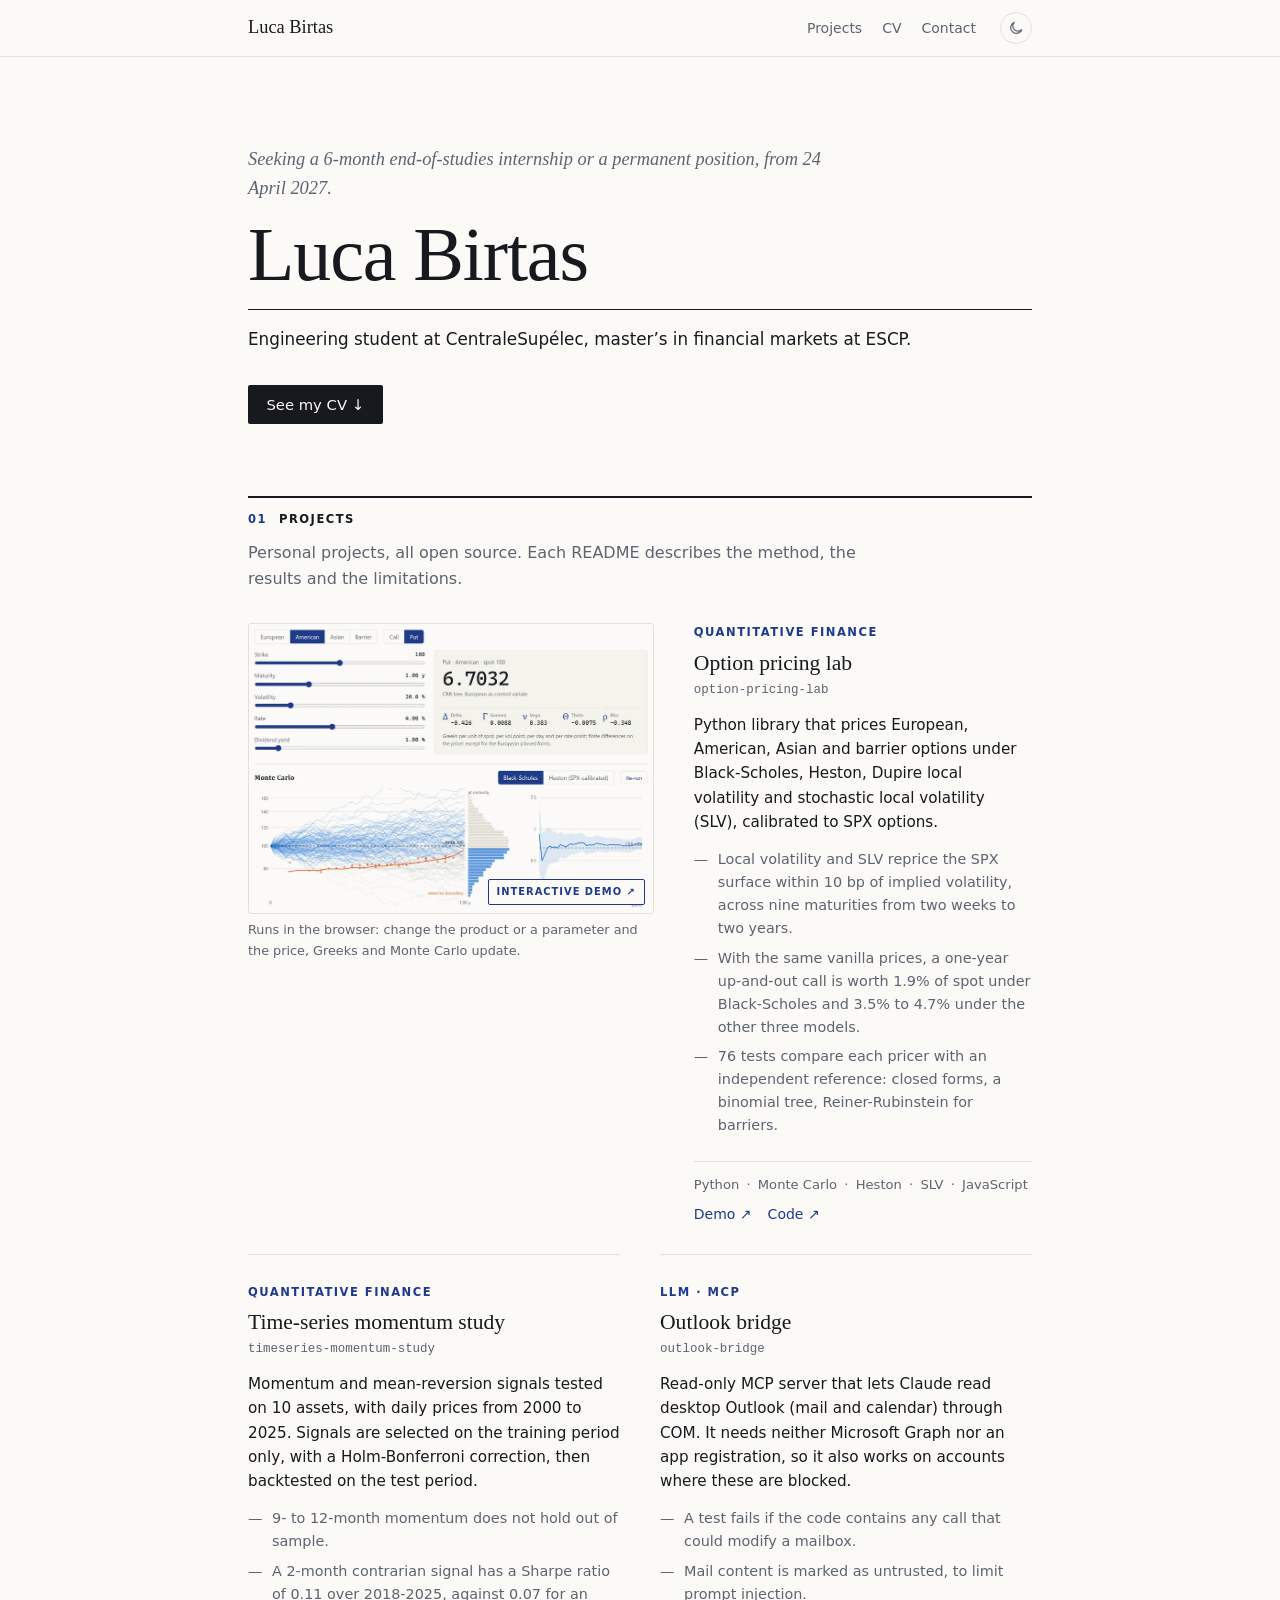
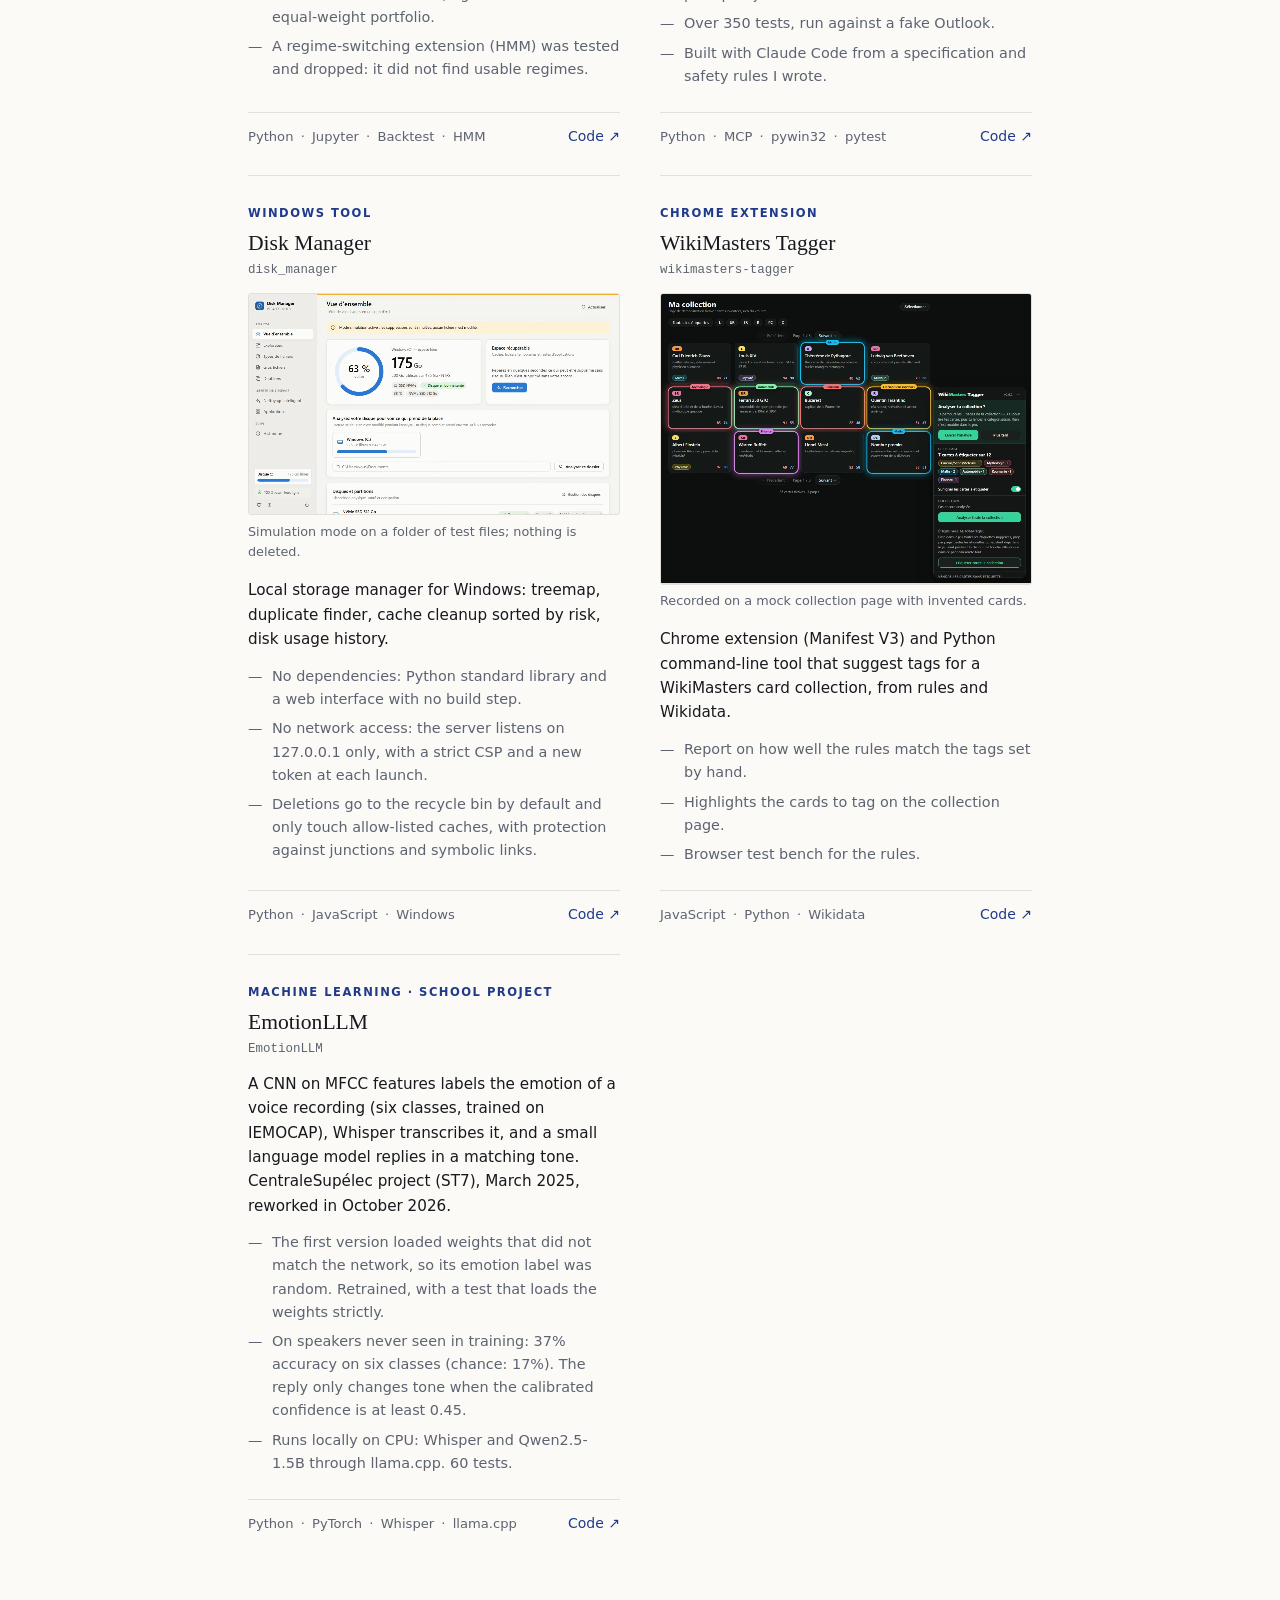
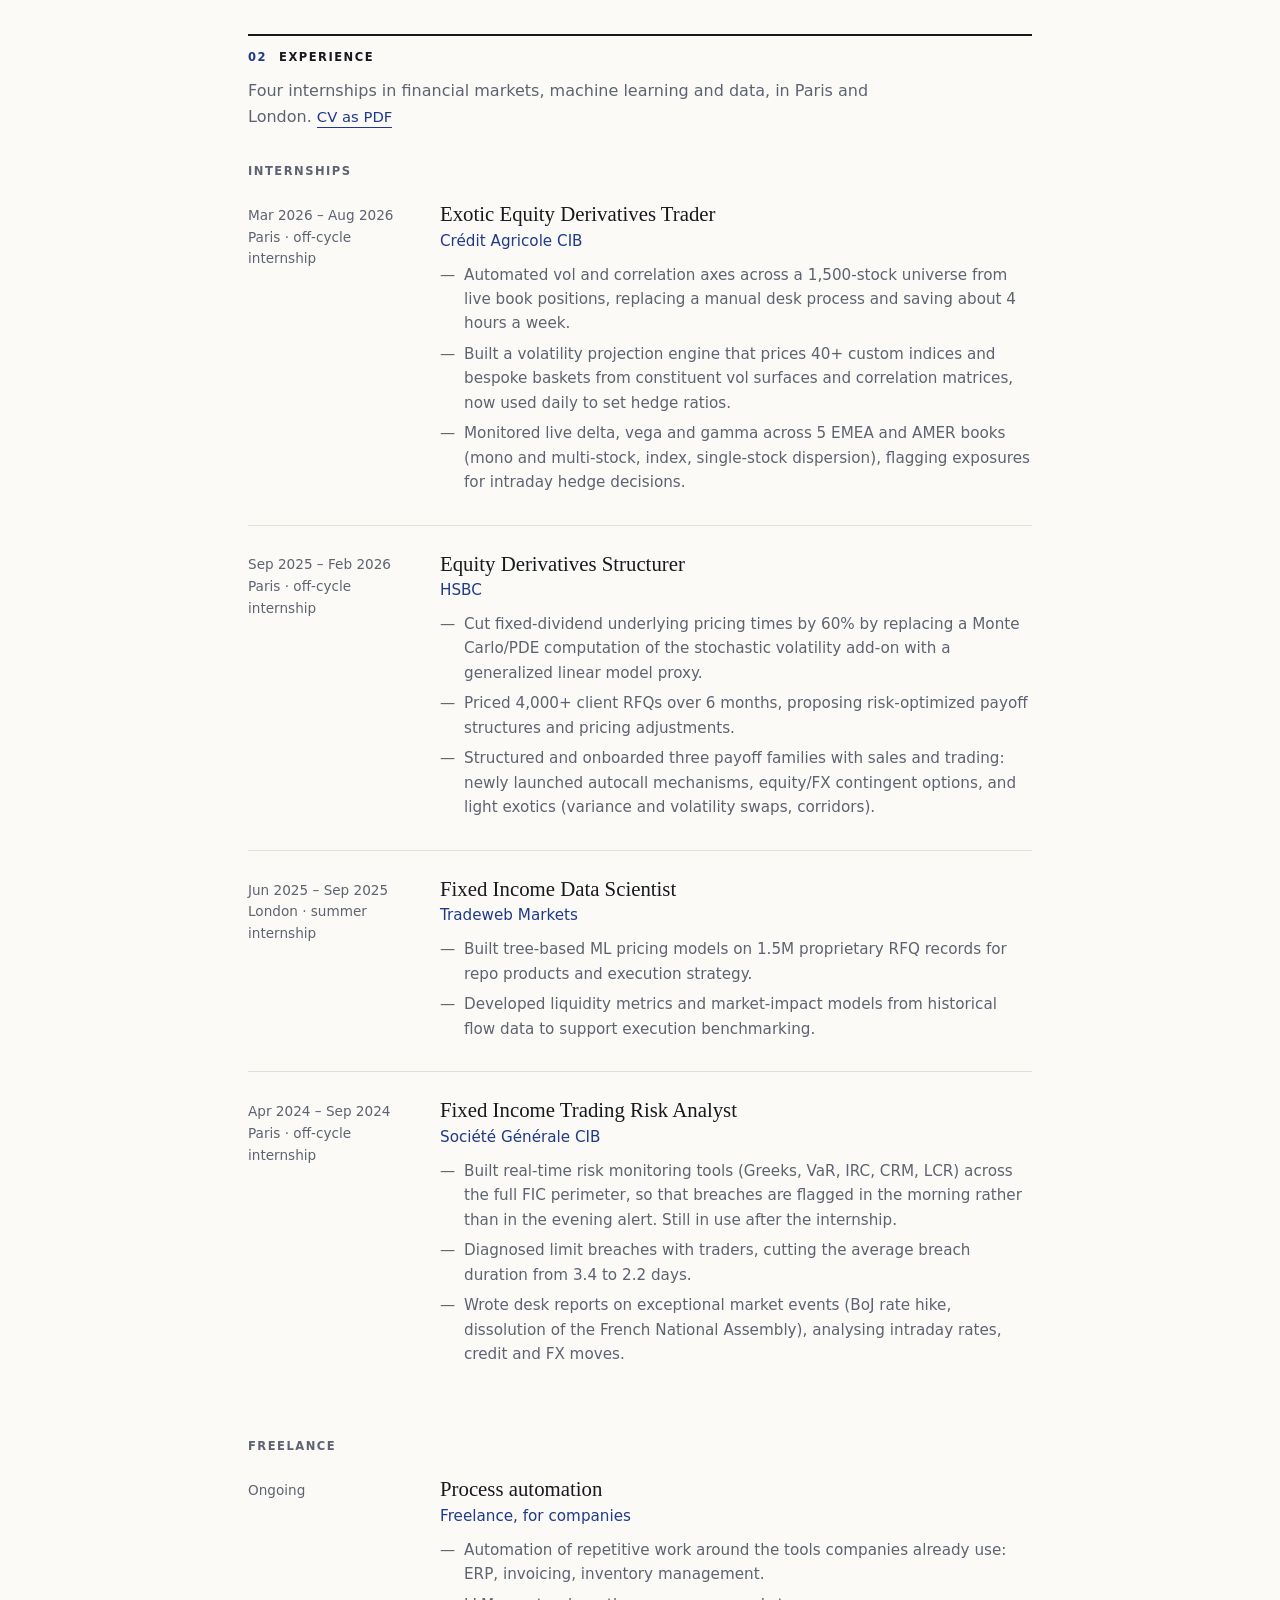
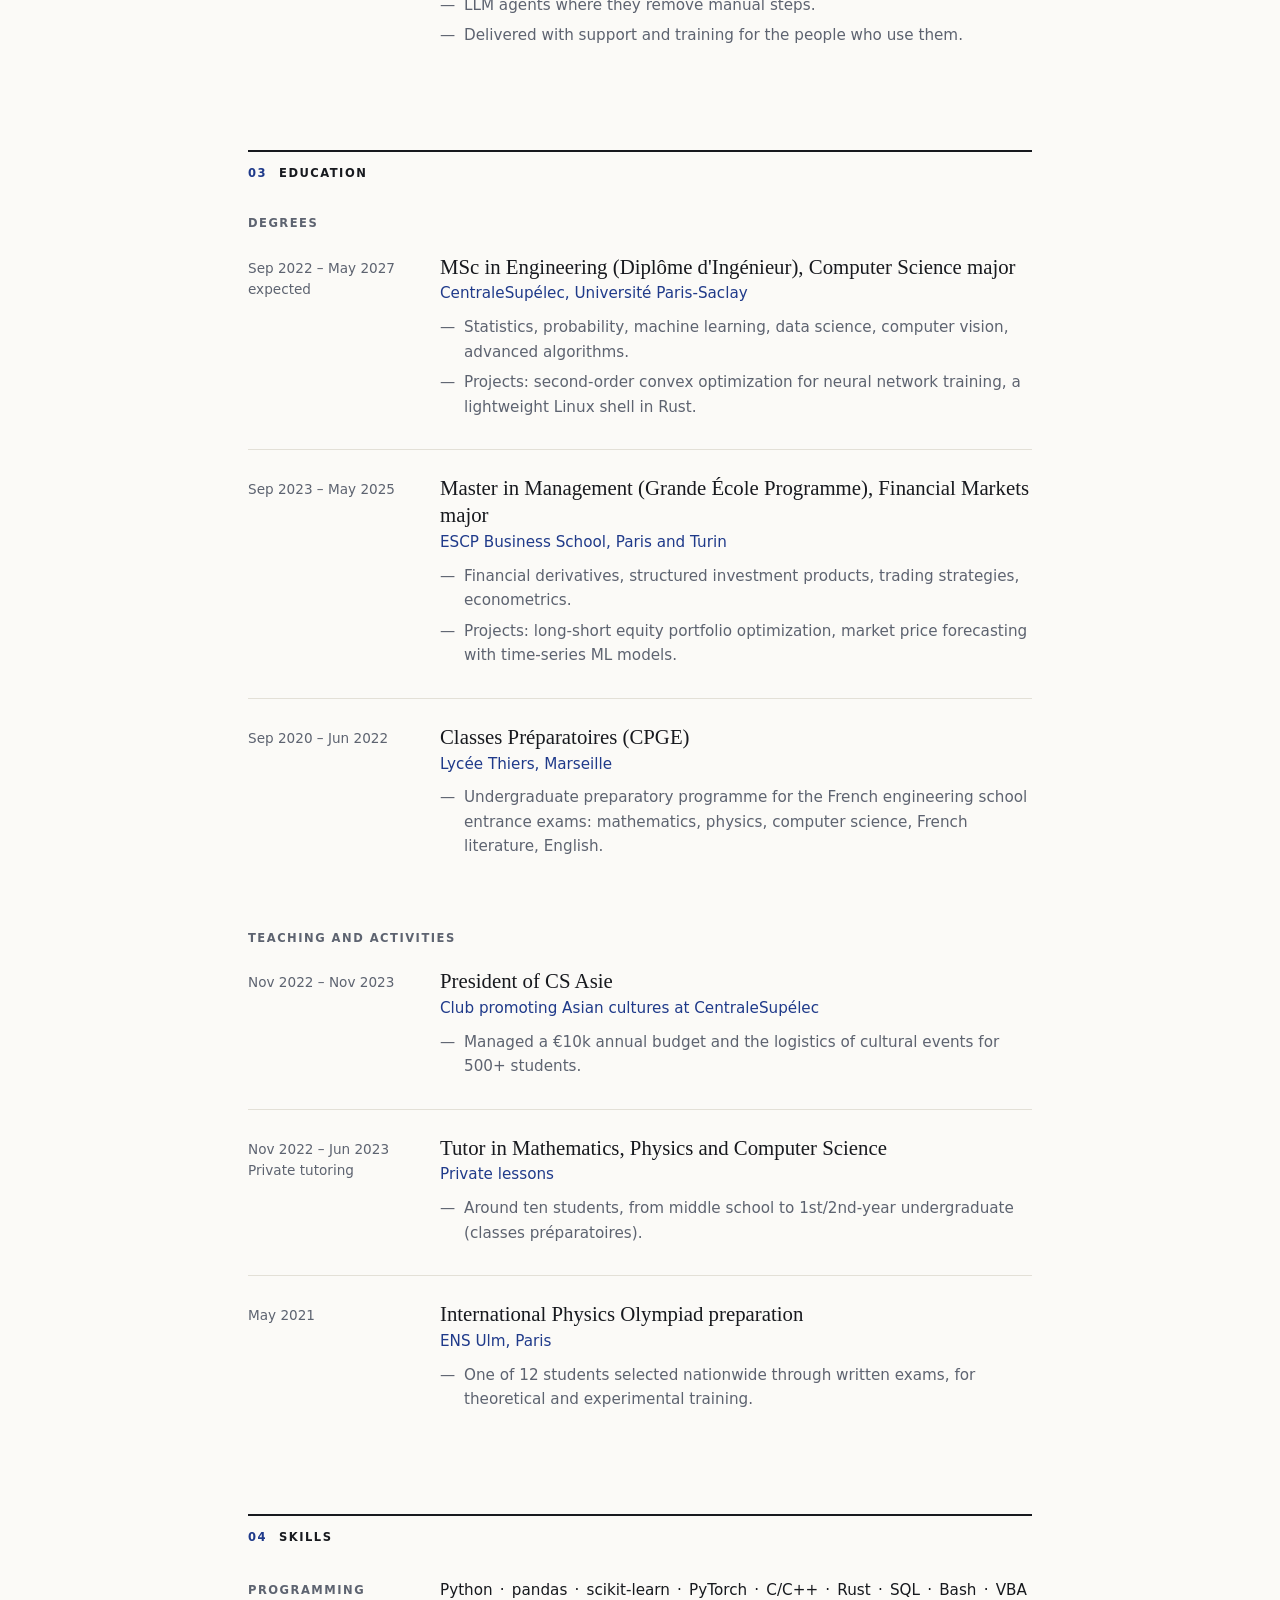
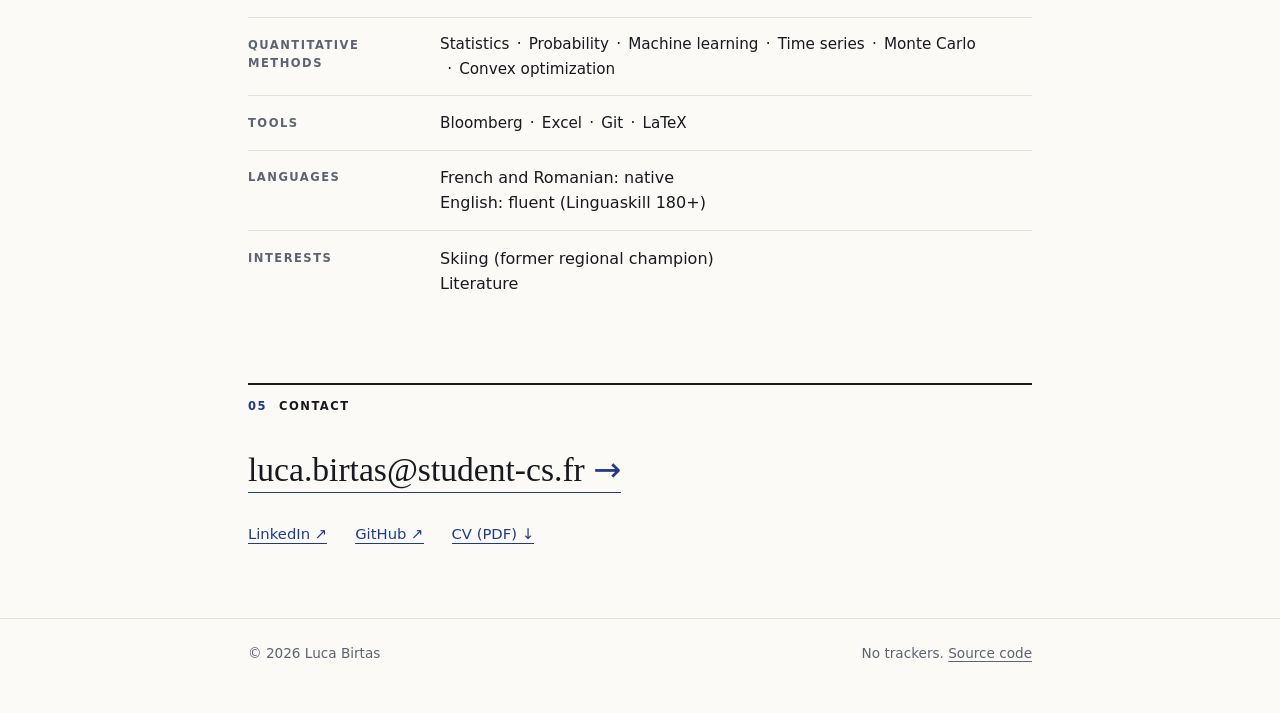
<file: index.html>
<!doctype html>
<html lang="en">
<head>
  <meta charset="utf-8">
  <meta name="viewport" content="width=device-width, initial-scale=1">
  <title>Luca Birtas · CentraleSupélec and ESCP, financial markets</title>
  <meta name="description" content="Luca Birtas, engineering student at CentraleSupélec with an ESCP master's in financial markets. Internships in equity derivatives and fixed income. Seeking an end-of-studies internship or a permanent position from April 2027.">
  <link rel="canonical" href="https://luca-cs.github.io/">
  <meta name="color-scheme" content="dark light">
  <meta name="theme-color" content="#12151b" media="(prefers-color-scheme: dark)">
  <meta name="theme-color" content="#fbfaf7" media="(prefers-color-scheme: light)">
  <script>
    // Theme chosen with the button on a previous visit, applied before the page is drawn.
    try { var t = localStorage.getItem("theme"); if (t === "light" || t === "dark") document.documentElement.dataset.theme = t; } catch (e) {}
  </script>

  <link rel="icon" href="/assets/img/favicon-32.png" sizes="32x32" type="image/png">
  <link rel="icon" href="/favicon.svg" type="image/svg+xml">
  <link rel="apple-touch-icon" href="/assets/img/apple-touch-icon.png">

  <!-- Link preview (LinkedIn, messaging apps) -->
  <meta property="og:type" content="profile">
  <meta property="og:locale" content="en_GB">
  <meta property="og:url" content="https://luca-cs.github.io/">
  <meta property="og:title" content="Luca Birtas · CentraleSupélec and ESCP, financial markets">
  <meta property="og:description" content="Internships in equity derivatives and fixed income (Crédit Agricole CIB, HSBC, Tradeweb, Société Générale CIB). Seeking an end-of-studies internship or a permanent position from April 2027.">
  <meta property="og:image" content="https://luca-cs.github.io/assets/img/og.png">
  <meta property="og:image:width" content="1200">
  <meta property="og:image:height" content="630">
  <meta property="og:image:alt" content="Luca Birtas, CentraleSupélec and ESCP, financial markets">
  <meta name="twitter:card" content="summary_large_image">

  <link rel="stylesheet" href="/assets/css/style.css">

  <script type="application/ld+json">
  {
    "@context": "https://schema.org",
    "@type": "Person",
    "name": "Luca Birtas",
    "url": "https://luca-cs.github.io/",
    "affiliation": [
      { "@type": "CollegeOrUniversity", "name": "CentraleSupélec" },
      { "@type": "CollegeOrUniversity", "name": "ESCP Business School" }
    ],
    "knowsLanguage": ["fr", "ro", "en"],
    "sameAs": ["https://github.com/Luca-CS", "https://www.linkedin.com/in/luca-birtas/"]
  }
  </script>
</head>
<body>
  <a class="skip-link" href="#content">Skip to content</a>

  <header class="site-header">
    <div class="container">
      <a class="brand" href="#top" aria-label="Luca Birtas, back to top">Luca Birtas</a>
      <nav class="site-nav" aria-label="Main navigation">
        <ul>
          <li><a href="#projects">Projects</a></li>
          <li><a href="#cv">CV</a></li>
          <li><a href="#contact">Contact</a></li>
        </ul>
      </nav>
      <!-- Hidden without JavaScript: the theme then simply follows the system. -->
      <button class="theme-toggle" type="button" aria-label="Switch theme" hidden>
        <svg class="icon-moon" viewBox="0 0 24 24" fill="none" stroke="currentColor" stroke-width="1.8" stroke-linecap="round" stroke-linejoin="round" aria-hidden="true"><path d="M20.5 14.5A8.5 8.5 0 1 1 9.5 3.5a7 7 0 0 0 11 11z"/></svg>
        <svg class="icon-sun" viewBox="0 0 24 24" fill="none" stroke="currentColor" stroke-width="1.8" stroke-linecap="round" aria-hidden="true"><circle cx="12" cy="12" r="4"/><path d="M12 2v2M12 20v2M4.9 4.9l1.4 1.4M17.7 17.7l1.4 1.4M2 12h2M20 12h2M4.9 19.1l1.4-1.4M17.7 6.3l1.4-1.4"/></svg>
      </button>
    </div>
  </header>

  <main id="content">
    <section class="hero" id="top" aria-labelledby="title">
      <div class="container">
        <p class="status">Seeking a 6-month end-of-studies internship or a permanent position, from 24 April 2027.</p>
        <h1 id="title">Luca Birtas</h1>
        <p class="lede">Engineering student at CentraleSupélec, master’s in financial markets at ESCP.</p>
        <div class="actions">
          <a class="btn" href="#cv">See my CV <span aria-hidden="true">↓</span></a>
        </div>
      </div>
    </section>

    <section class="section" id="projects" aria-labelledby="title-projects">
      <div class="container">
        <div class="section-head">
          <h2 id="title-projects"><span class="num" aria-hidden="true">01</span>Projects</h2>
          <p>Personal projects, all open source. Each README describes the method, the results and the limitations.</p>
        </div>

        <div class="projects">
          <article class="card card-wide">
            <p class="card-kind">Quantitative finance</p>
            <h3>Option pricing lab</h3>
            <p class="repo">option-pricing-lab</p>
            <figure class="card-demo">
              <a class="card-preview" href="https://luca-cs.github.io/option-pricing-lab/?product=american&amp;type=put">
                <img class="only-light" src="assets/demo/option-pricing-lab-light.webp" width="880" height="629" loading="lazy" decoding="async"
                     alt="Open the interactive pricing desk: an American put with its Greeks, simulated paths with the early-exercise boundary, and the Monte Carlo estimate converging to the tree price">
                <img class="only-dark" src="assets/demo/option-pricing-lab-dark.webp" width="880" height="629" loading="lazy" decoding="async"
                     alt="Open the interactive pricing desk: an American put with its Greeks, simulated paths with the early-exercise boundary, and the Monte Carlo estimate converging to the tree price">
                <span class="card-preview-badge" aria-hidden="true">Interactive demo ↗</span>
              </a>
              <figcaption>Runs in the browser: change the product or a parameter and the price, Greeks and Monte Carlo update.</figcaption>
            </figure>
            <p>Python library that prices European, American, Asian and barrier options under Black-Scholes, Heston, Dupire local volatility and stochastic local volatility (SLV), calibrated to SPX options.</p>
            <ul class="points">
              <li>Local volatility and SLV reprice the SPX surface within 10 bp of implied volatility, across nine maturities from two weeks to two years.</li>
              <li>With the same vanilla prices, a one-year up-and-out call is worth 1.9% of spot under Black-Scholes and 3.5% to 4.7% under the other three models.</li>
              <li>76 tests compare each pricer with an independent reference: closed forms, a binomial tree, Reiner-Rubinstein for barriers.</li>
            </ul>
            <div class="card-foot">
              <ul class="tags" aria-label="Technologies">
                <li>Python</li><li>Monte Carlo</li><li>Heston</li><li>SLV</li><li>JavaScript</li>
              </ul>
              <span class="card-links">
                <a class="card-link" href="https://luca-cs.github.io/option-pricing-lab/">Demo<span class="visually-hidden">: option pricing desk</span> ↗</a>
                <a class="card-link" href="https://github.com/Luca-CS/option-pricing-lab">Code<span class="visually-hidden"> for option-pricing-lab</span> ↗</a>
              </span>
            </div>
          </article>

          <article class="card">
            <p class="card-kind">Quantitative finance</p>
            <h3>Time-series momentum study</h3>
            <p class="repo">timeseries-momentum-study</p>
            <p>Momentum and mean-reversion signals tested on 10 assets, with daily prices from 2000 to 2025. Signals are selected on the training period only, with a Holm-Bonferroni correction, then backtested on the test period.</p>
            <ul class="points">
              <li>9- to 12-month momentum does not hold out of sample.</li>
              <li>A 2-month contrarian signal has a Sharpe ratio of 0.11 over 2018-2025, against 0.07 for an equal-weight portfolio.</li>
              <li>A regime-switching extension (HMM) was tested and dropped: it did not find usable regimes.</li>
            </ul>
            <div class="card-foot">
              <ul class="tags" aria-label="Technologies">
                <li>Python</li><li>Jupyter</li><li>Backtest</li><li>HMM</li>
              </ul>
              <a class="card-link" href="https://github.com/Luca-CS/timeseries-momentum-study">Code<span class="visually-hidden"> for timeseries-momentum-study</span> ↗</a>
            </div>
          </article>

          <article class="card">
            <p class="card-kind">LLM · MCP</p>
            <h3>Outlook bridge</h3>
            <p class="repo">outlook-bridge</p>
            <p>Read-only MCP server that lets Claude read desktop Outlook (mail and calendar) through COM. It needs neither Microsoft Graph nor an app registration, so it also works on accounts where these are blocked.</p>
            <ul class="points">
              <li>A test fails if the code contains any call that could modify a mailbox.</li>
              <li>Mail content is marked as untrusted, to limit prompt injection.</li>
              <li>Over 350 tests, run against a fake Outlook.</li>
              <li>Built with Claude Code from a specification and safety rules I wrote.</li>
            </ul>
            <div class="card-foot">
              <ul class="tags" aria-label="Technologies">
                <li>Python</li><li>MCP</li><li>pywin32</li><li>pytest</li>
              </ul>
              <a class="card-link" href="https://github.com/Luca-CS/outlook-bridge">Code<span class="visually-hidden"> for outlook-bridge</span> ↗</a>
            </div>
          </article>

          <article class="card">
            <p class="card-kind">Windows tool</p>
            <h3>Disk Manager</h3>
            <p class="repo">disk_manager</p>
            <figure class="card-demo">
              <video autoplay muted loop playsinline preload="metadata" width="1280" height="760"
                     poster="assets/demo/disk-manager-poster.jpg"
                     aria-label="Screen recording of Disk Manager in simulation mode on a folder of test files: scan, treemap, duplicates, cleanup sorted by risk">
                <source src="assets/demo/disk-manager-demo.webm" type="video/webm">
                <source src="assets/demo/disk-manager-demo.mp4" type="video/mp4">
              </video>
              <figcaption>Simulation mode on a folder of test files; nothing is deleted.</figcaption>
            </figure>
            <p>Local storage manager for Windows: treemap, duplicate finder, cache cleanup sorted by risk, disk usage history.</p>
            <ul class="points">
              <li>No dependencies: Python standard library and a web interface with no build step.</li>
              <li>No network access: the server listens on 127.0.0.1 only, with a strict CSP and a new token at each launch.</li>
              <li>Deletions go to the recycle bin by default and only touch allow-listed caches, with protection against junctions and symbolic links.</li>
            </ul>
            <div class="card-foot">
              <ul class="tags" aria-label="Technologies">
                <li>Python</li><li>JavaScript</li><li>Windows</li>
              </ul>
              <a class="card-link" href="https://github.com/Luca-CS/disk_manager">Code<span class="visually-hidden"> for disk_manager</span> ↗</a>
            </div>
          </article>

          <article class="card">
            <p class="card-kind">Chrome extension</p>
            <h3>WikiMasters Tagger</h3>
            <p class="repo">wikimasters-tagger</p>
            <figure class="card-demo">
              <video autoplay muted loop playsinline preload="metadata" width="1280" height="1000"
                     poster="assets/demo/wikimasters-tagger-poster.jpg"
                     aria-label="Screen recording of the WikiMasters Tagger panel on a mock collection page: analysis, tag suggestions, highlighted cards, report">
                <source src="assets/demo/wikimasters-tagger-demo.webm" type="video/webm">
                <source src="assets/demo/wikimasters-tagger-demo.mp4" type="video/mp4">
              </video>
              <figcaption>Recorded on a mock collection page with invented cards.</figcaption>
            </figure>
            <p>Chrome extension (Manifest V3) and Python command-line tool that suggest tags for a WikiMasters card collection, from rules and Wikidata.</p>
            <ul class="points">
              <li>Report on how well the rules match the tags set by hand.</li>
              <li>Highlights the cards to tag on the collection page.</li>
              <li>Browser test bench for the rules.</li>
            </ul>
            <div class="card-foot">
              <ul class="tags" aria-label="Technologies">
                <li>JavaScript</li><li>Python</li><li>Wikidata</li>
              </ul>
              <a class="card-link" href="https://github.com/Luca-CS/wikimasters-tagger">Code<span class="visually-hidden"> for wikimasters-tagger</span> ↗</a>
            </div>
          </article>

          <article class="card">
            <p class="card-kind">Machine learning · School project</p>
            <h3>EmotionLLM</h3>
            <p class="repo">EmotionLLM</p>
            <p>A CNN on MFCC features labels the emotion of a voice recording (six classes, trained on IEMOCAP), Whisper transcribes it, and a small language model replies in a matching tone. CentraleSupélec project (ST7), March 2025, reworked in October 2026.</p>
            <ul class="points">
              <li>The first version loaded weights that did not match the network, so its emotion label was random. Retrained, with a test that loads the weights strictly.</li>
              <li>On speakers never seen in training: 37% accuracy on six classes (chance: 17%). The reply only changes tone when the calibrated confidence is at least 0.45.</li>
              <li>Runs locally on CPU: Whisper and Qwen2.5-1.5B through llama.cpp. 60 tests.</li>
            </ul>
            <div class="card-foot">
              <ul class="tags" aria-label="Technologies">
                <li>Python</li><li>PyTorch</li><li>Whisper</li><li>llama.cpp</li>
              </ul>
              <a class="card-link" href="https://github.com/Luca-CS/EmotionLLM">Code<span class="visually-hidden"> for EmotionLLM</span> ↗</a>
            </div>
          </article>
        </div>
      </div>
    </section>

    <section class="section" id="cv" aria-labelledby="title-experience">
      <div class="container">
        <div class="section-head">
          <h2 id="title-experience"><span class="num" aria-hidden="true">02</span>Experience</h2>
          <p>Four internships in financial markets, machine learning and data, in Paris and London. <a class="textlink" href="/cv.pdf" download="Luca_Birtas_CV.pdf">CV as PDF</a></p>
        </div>

        <h3 class="subhead">Internships</h3>
        <ol class="entries">
          <li>
            <div class="meta">
              <p class="when"><time datetime="2026-03">Mar 2026</time> – <time datetime="2026-08">Aug 2026</time></p>
              <p class="place">Paris · off-cycle internship</p>
            </div>
            <div>
              <h4>Exotic Equity Derivatives Trader</h4>
              <p class="where">Crédit Agricole CIB</p>
              <ul>
                <li>Automated vol and correlation axes across a 1,500-stock universe from live book positions, replacing a manual desk process and saving about 4 hours a week.</li>
                <li>Built a volatility projection engine that prices 40+ custom indices and bespoke baskets from constituent vol surfaces and correlation matrices, now used daily to set hedge ratios.</li>
                <li>Monitored live delta, vega and gamma across 5 EMEA and AMER books (mono and multi-stock, index, single-stock dispersion), flagging exposures for intraday hedge decisions.</li>
              </ul>
            </div>
          </li>
          <li>
            <div class="meta">
              <p class="when"><time datetime="2025-09">Sep 2025</time> – <time datetime="2026-02">Feb 2026</time></p>
              <p class="place">Paris · off-cycle internship</p>
            </div>
            <div>
              <h4>Equity Derivatives Structurer</h4>
              <p class="where">HSBC</p>
              <ul>
                <li>Cut fixed-dividend underlying pricing times by 60% by replacing a Monte Carlo/PDE computation of the stochastic volatility add-on with a generalized linear model proxy.</li>
                <li>Priced 4,000+ client RFQs over 6 months, proposing risk-optimized payoff structures and pricing adjustments.</li>
                <li>Structured and onboarded three payoff families with sales and trading: newly launched autocall mechanisms, equity/FX contingent options, and light exotics (variance and volatility swaps, corridors).</li>
              </ul>
            </div>
          </li>
          <li>
            <div class="meta">
              <p class="when"><time datetime="2025-06">Jun 2025</time> – <time datetime="2025-09">Sep 2025</time></p>
              <p class="place">London · summer internship</p>
            </div>
            <div>
              <h4>Fixed Income Data Scientist</h4>
              <p class="where">Tradeweb Markets</p>
              <ul>
                <li>Built tree-based ML pricing models on 1.5M proprietary RFQ records for repo products and execution strategy.</li>
                <li>Developed liquidity metrics and market-impact models from historical flow data to support execution benchmarking.</li>
              </ul>
            </div>
          </li>
          <li>
            <div class="meta">
              <p class="when"><time datetime="2024-04">Apr 2024</time> – <time datetime="2024-09">Sep 2024</time></p>
              <p class="place">Paris · off-cycle internship</p>
            </div>
            <div>
              <h4>Fixed Income Trading Risk Analyst</h4>
              <p class="where">Société Générale CIB</p>
              <ul>
                <li>Built real-time risk monitoring tools (Greeks, VaR, IRC, CRM, LCR) across the full FIC perimeter, so that breaches are flagged in the morning rather than in the evening alert. Still in use after the internship.</li>
                <li>Diagnosed limit breaches with traders, cutting the average breach duration from 3.4 to 2.2 days.</li>
                <li>Wrote desk reports on exceptional market events (BoJ rate hike, dissolution of the French National Assembly), analysing intraday rates, credit and FX moves.</li>
              </ul>
            </div>
          </li>
        </ol>

        <h3 class="subhead">Freelance</h3>
        <ol class="entries">
          <li>
            <div class="meta">
              <p class="when">Ongoing</p>
            </div>
            <div>
              <h4>Process automation</h4>
              <p class="where">Freelance, for companies</p>
              <ul>
                <li>Automation of repetitive work around the tools companies already use: ERP, invoicing, inventory management.</li>
                <li>LLM agents where they remove manual steps.</li>
                <li>Delivered with support and training for the people who use them.</li>
              </ul>
            </div>
          </li>
        </ol>
      </div>
    </section>

    <section class="section" id="education" aria-labelledby="title-education">
      <div class="container">
        <div class="section-head">
          <h2 id="title-education"><span class="num" aria-hidden="true">03</span>Education</h2>
        </div>

        <h3 class="subhead">Degrees</h3>
        <ol class="entries">
          <li>
            <div class="meta">
              <p class="when"><time datetime="2022-09">Sep 2022</time> – <time datetime="2027-05">May 2027</time></p>
              <p class="place">expected</p>
            </div>
            <div>
              <h4>MSc in Engineering (Diplôme d'Ingénieur), Computer Science major</h4>
              <p class="where">CentraleSupélec, Université Paris-Saclay</p>
              <ul>
                <li>Statistics, probability, machine learning, data science, computer vision, advanced algorithms.</li>
                <li>Projects: second-order convex optimization for neural network training, a lightweight Linux shell in Rust.</li>
              </ul>
            </div>
          </li>
          <li>
            <div class="meta">
              <p class="when"><time datetime="2023-09">Sep 2023</time> – <time datetime="2025-05">May 2025</time></p>
            </div>
            <div>
              <h4>Master in Management (Grande École Programme), Financial Markets major</h4>
              <p class="where">ESCP Business School, Paris and Turin</p>
              <ul>
                <li>Financial derivatives, structured investment products, trading strategies, econometrics.</li>
                <li>Projects: long-short equity portfolio optimization, market price forecasting with time-series ML models.</li>
              </ul>
            </div>
          </li>
          <li>
            <div class="meta">
              <p class="when"><time datetime="2020-09">Sep 2020</time> – <time datetime="2022-06">Jun 2022</time></p>
            </div>
            <div>
              <h4>Classes Préparatoires (CPGE)</h4>
              <p class="where">Lycée Thiers, Marseille</p>
              <ul>
                <li>Undergraduate preparatory programme for the French engineering school entrance exams: mathematics, physics, computer science, French literature, English.</li>
              </ul>
            </div>
          </li>
        </ol>

        <h3 class="subhead">Teaching and activities</h3>
        <ol class="entries">
          <li>
            <div class="meta">
              <p class="when"><time datetime="2022-11">Nov 2022</time> – <time datetime="2023-11">Nov 2023</time></p>
            </div>
            <div>
              <h4>President of CS Asie</h4>
              <p class="where">Club promoting Asian cultures at CentraleSupélec</p>
              <ul>
                <li>Managed a €10k annual budget and the logistics of cultural events for 500+ students.</li>
              </ul>
            </div>
          </li>
          <li>
            <div class="meta">
              <p class="when"><time datetime="2022-11">Nov 2022</time> – <time datetime="2023-06">Jun 2023</time></p>
              <p class="place">Private tutoring</p>
            </div>
            <div>
              <h4>Tutor in Mathematics, Physics and Computer Science</h4>
              <p class="where">Private lessons</p>
              <ul>
                <li>Around ten students, from middle school to 1st/2nd-year undergraduate (classes préparatoires).</li>
              </ul>
            </div>
          </li>
          <li>
            <div class="meta">
              <p class="when"><time datetime="2021-05">May 2021</time></p>
            </div>
            <div>
              <h4>International Physics Olympiad preparation</h4>
              <p class="where">ENS Ulm, Paris</p>
              <ul>
                <li>One of 12 students selected nationwide through written exams, for theoretical and experimental training.</li>
              </ul>
            </div>
          </li>
        </ol>
      </div>
    </section>

    <section class="section" id="skills" aria-labelledby="title-skills">
      <div class="container">
        <div class="section-head">
          <h2 id="title-skills"><span class="num" aria-hidden="true">04</span>Skills</h2>
        </div>

        <dl class="skills">
          <div>
            <dt>Programming</dt>
            <dd>
              <ul class="tags">
                <li>Python</li><li>pandas</li><li>scikit-learn</li><li>PyTorch</li><li>C/C++</li><li>Rust</li><li>SQL</li><li>Bash</li><li>VBA</li>
              </ul>
            </dd>
          </div>
          <div>
            <dt>Quantitative methods</dt>
            <dd>
              <ul class="tags">
                <li>Statistics</li><li>Probability</li><li>Machine learning</li><li>Time series</li><li>Monte Carlo</li><li>Convex optimization</li>
              </ul>
            </dd>
          </div>
          <div>
            <dt>Tools</dt>
            <dd>
              <ul class="tags">
                <li>Bloomberg</li><li>Excel</li><li>Git</li><li>LaTeX</li>
              </ul>
            </dd>
          </div>
          <div>
            <dt>Languages</dt>
            <dd>
              <p>French and Romanian: native</p>
              <p>English: fluent (Linguaskill 180+)</p>
            </dd>
          </div>
          <div>
            <dt>Interests</dt>
            <dd>
              <p>Skiing (former regional champion)</p>
              <p>Literature</p>
            </dd>
          </div>
        </dl>
      </div>
    </section>

    <section class="section" id="contact" aria-labelledby="title-contact">
      <div class="container">
        <div class="section-head">
          <h2 id="title-contact"><span class="num" aria-hidden="true">05</span>Contact</h2>
        </div>

        <!-- Address encoded as HTML entities: readable for visitors, harder for spam bots. -->
        <a class="mail" href="&#109;&#97;&#105;&#108;&#116;&#111;&#58;&#108;&#117;&#99;&#97;&#46;&#98;&#105;&#114;&#116;&#97;&#115;&#64;&#115;&#116;&#117;&#100;&#101;&#110;&#116;&#45;&#99;&#115;&#46;&#102;&#114;">
          <span>&#108;&#117;&#99;&#97;&#46;&#98;&#105;&#114;&#116;&#97;&#115;&#64;&#115;&#116;&#117;&#100;&#101;&#110;&#116;&#45;&#99;&#115;&#46;&#102;&#114;</span>
          <span class="arrow" aria-hidden="true">→</span>
        </a>

        <ul class="link-row">
          <li><a class="textlink" href="https://www.linkedin.com/in/luca-birtas/">LinkedIn <span aria-hidden="true">↗</span></a></li>
          <li><a class="textlink" href="https://github.com/Luca-CS">GitHub <span aria-hidden="true">↗</span></a></li>
          <li><a class="textlink" href="/cv.pdf" download="Luca_Birtas_CV.pdf">CV (PDF) <span aria-hidden="true">↓</span></a></li>
        </ul>
      </div>
    </section>
  </main>

  <footer class="site-footer">
    <div class="container">
      <p>© 2026 Luca Birtas</p>
      <p>No trackers. <a href="https://github.com/Luca-CS/Luca-CS.github.io">Source code</a></p>
    </div>
  </footer>

  <script>
    // Demo videos: no autoplay for visitors who ask for reduced motion; the poster stays, with controls.
    (function () {
      if (!window.matchMedia || !matchMedia("(prefers-reduced-motion: reduce)").matches) return;
      document.querySelectorAll(".card-demo video").forEach(function (video) {
        video.removeAttribute("autoplay");
        video.pause();
        video.controls = true;
      });
    })();
  </script>
  <script>
    // Light/dark button: follows the system until the visitor picks a theme, then remembers it.
    (function () {
      var root = document.documentElement;
      var button = document.querySelector(".theme-toggle");
      var systemDark = window.matchMedia("(prefers-color-scheme: dark)");
      function current() { return root.dataset.theme || (systemDark.matches ? "dark" : "light"); }
      function update() { button.setAttribute("aria-label", current() === "dark" ? "Switch to light theme" : "Switch to dark theme"); }
      button.addEventListener("click", function () {
        var next = current() === "dark" ? "light" : "dark";
        root.dataset.theme = next;
        try { localStorage.setItem("theme", next); } catch (e) {}
        update();
      });
      systemDark.addEventListener("change", update);
      button.hidden = false;
      update();
    })();
  </script>
</body>
</html>
</file>
<file: assets/css/style.css>
/* Site de Luca Birtas : HTML et CSS, plus un petit script pour le bouton de thème. */

/* ---------- Thème : clair « papier » ou sombre « encre » ---------- */

:root {
  color-scheme: light;
  --bg: #fbfaf7;
  --text: #17191e;
  --muted: #5d6370;
  --line: #e3e0d7;
  --accent: #1f3a8a;
  --serif: "Iowan Old Style", Charter, "Source Serif Pro", "Source Serif 4", Cambria, Georgia, serif;
  --sans: -apple-system, BlinkMacSystemFont, "Segoe UI", system-ui, Roboto, "Helvetica Neue", Arial, sans-serif;
  --mono: ui-monospace, "SF Mono", "Cascadia Code", Menlo, Consolas, monospace;
  --width: 52rem;
}

/* Sombre : réglage du système, sauf si le visiteur a choisi le clair avec le bouton. */
@media (prefers-color-scheme: dark) {
  :root:not([data-theme="light"]) {
    color-scheme: dark;
    --bg: #12151b;
    --text: #e9e7e2;
    --muted: #9ba2ae;
    --line: #272c36;
    --accent: #a3b8ff;
  }
}

/* Sombre choisi avec le bouton. */
:root[data-theme="dark"] {
  color-scheme: dark;
  --bg: #12151b;
  --text: #e9e7e2;
  --muted: #9ba2ae;
  --line: #272c36;
  --accent: #a3b8ff;
}

/* ---------- Base ---------- */

*,
*::before,
*::after {
  box-sizing: border-box;
}

/* Les ancres s'arrêtent sous l'en-tête collant (deux lignes sur téléphone, une au-delà). */
html {
  -webkit-text-size-adjust: 100%;
  text-size-adjust: 100%;
  scroll-padding-top: 7rem;
}

@media (min-width: 40rem) {
  html {
    scroll-padding-top: 4.5rem;
  }
}

@media (prefers-reduced-motion: no-preference) {
  html {
    scroll-behavior: smooth;
  }
}

body {
  margin: 0;
  background: var(--bg);
  color: var(--text);
  font-family: var(--sans);
  font-size: 1rem;
  line-height: 1.6;
  -webkit-font-smoothing: antialiased;
  -moz-osx-font-smoothing: grayscale;
}

a {
  color: var(--accent);
  text-decoration: none;
}

a:hover {
  text-decoration: underline;
  text-decoration-thickness: 1px;
  text-underline-offset: 0.2em;
}

:focus-visible {
  outline: 2px solid var(--accent);
  outline-offset: 3px;
}

h1,
h2,
h3,
h4,
p {
  margin: 0;
}

.container {
  width: 100%;
  max-width: var(--width);
  margin-inline: auto;
  padding-inline: 1rem;
}

@media (min-width: 40rem) {
  .container {
    padding-inline: 1.5rem;
  }
}

.skip-link {
  position: absolute;
  top: -4rem;
  left: 1rem;
  z-index: 100;
  padding: 0.5rem 1rem;
  background: var(--text);
  color: var(--bg);
}

.skip-link:focus {
  top: 1rem;
}

.visually-hidden {
  position: absolute;
  width: 1px;
  height: 1px;
  margin: -1px;
  padding: 0;
  overflow: hidden;
  clip: rect(0 0 0 0);
  white-space: nowrap;
  border: 0;
}

/* Petites capitales espacées : étiquettes, titres de section */
.label,
.section h2,
.subhead,
.card .card-kind,
.skills dt {
  font-family: var(--sans);
  font-size: 0.72rem;
  font-weight: 600;
  letter-spacing: 0.13em;
  text-transform: uppercase;
}

/* ---------- En-tête ---------- */

.site-header {
  position: sticky;
  top: 0;
  z-index: 50;
  border-bottom: 1px solid var(--line);
  background: var(--bg);
}

.site-header .container {
  display: flex;
  flex-wrap: wrap;
  align-items: center;
  gap: 0.25rem 1.5rem;
  min-height: 3.5rem;
  padding-block: 0.5rem;
}

.brand {
  margin-right: auto;
  color: var(--text);
  font-family: var(--serif);
  font-size: 1.15rem;
}

.brand:hover {
  text-decoration: none;
}

/* Téléphone : nom et bouton de thème en haut, menu en dessous. */
.theme-toggle {
  order: 2;
}

.site-nav {
  order: 3;
  width: 100%;
}

@media (min-width: 40rem) {
  .site-nav {
    order: 2;
    width: auto;
  }

  .theme-toggle {
    order: 3;
  }
}

.site-nav ul {
  display: flex;
  flex-wrap: wrap;
  gap: 0.1rem 1.25rem;
  margin: 0;
  padding: 0;
  list-style: none;
}

.site-nav a {
  color: var(--muted);
  font-size: 0.875rem;
}

.site-nav a:hover {
  color: var(--text);
  text-decoration: none;
}

.theme-toggle {
  display: grid;
  place-items: center;
  width: 2rem;
  height: 2rem;
  padding: 0;
  border: 1px solid var(--line);
  border-radius: 50%;
  background: transparent;
  color: var(--muted);
  cursor: pointer;
}

.theme-toggle:hover {
  border-color: var(--muted);
  color: var(--text);
}

.theme-toggle[hidden] {
  display: none;
}

.theme-toggle svg {
  width: 1rem;
  height: 1rem;
}

/* Le bouton montre le thème vers lequel il bascule : la lune en clair, le soleil en sombre. */
.icon-sun {
  display: none;
}

:root[data-theme="dark"] .icon-sun {
  display: block;
}

:root[data-theme="dark"] .icon-moon {
  display: none;
}

@media (prefers-color-scheme: dark) {
  :root:not([data-theme="light"]) .icon-sun {
    display: block;
  }

  :root:not([data-theme="light"]) .icon-moon {
    display: none;
  }
}

/* ---------- Accroche ---------- */

.hero {
  padding-block: clamp(3rem, 10vw, 5.5rem) clamp(3rem, 8vw, 4.5rem);
}

.status {
  max-width: 36rem;
  margin-bottom: 0.75rem;
  color: var(--muted);
  font-family: var(--serif);
  font-size: 1.15rem;
  font-style: italic;
}

.hero h1 {
  margin-bottom: 1rem;
  font-family: var(--serif);
  font-size: clamp(3rem, 12vw, 4.75rem);
  font-weight: 400;
  line-height: 1.02;
  letter-spacing: -0.015em;
}

.lede {
  margin-bottom: 2rem;
  padding-top: 1rem;
  border-top: 1px solid var(--text);
  font-size: 1.05rem;
}

.actions {
  display: flex;
  flex-wrap: wrap;
  align-items: center;
  gap: 0.75rem 1.5rem;
}

.btn {
  display: inline-block;
  padding: 0.65rem 1.15rem;
  border-radius: 2px;
  background: var(--text);
  color: var(--bg);
  font-size: 0.925rem;
  font-weight: 500;
  line-height: 1.2;
}

.btn:hover {
  background: var(--accent);
  text-decoration: none;
}

.textlink {
  padding-bottom: 0.1rem;
  border-bottom: 1px solid var(--accent);
  font-size: 0.925rem;
}

.textlink:hover {
  border-bottom-width: 2px;
  text-decoration: none;
}

/* ---------- Sections : filet épais et titre en petites capitales ---------- */

.section {
  padding-bottom: clamp(3rem, 8vw, 4.5rem);
}

.section-head {
  margin-bottom: 2rem;
  padding-top: 0.75rem;
  border-top: 2px solid var(--text);
}

.section h2 {
  display: flex;
  align-items: baseline;
  gap: 0.75rem;
}

.section h2 .num {
  color: var(--accent);
}

.section-head p {
  max-width: 40rem;
  margin-top: 0.75rem;
  color: var(--muted);
}

.section-head .textlink {
  white-space: nowrap;
}

.subhead {
  margin: 2.5rem 0 1.25rem;
  color: var(--muted);
}

.section-head + .subhead {
  margin-top: 0;
}

/* ---------- Expériences et formation : dates à gauche, détail à droite ---------- */

.entries {
  margin: 0;
  padding: 0;
  list-style: none;
}

.entries > li {
  display: grid;
  gap: 0.35rem 2rem;
  padding-block: 1.5rem;
  border-top: 1px solid var(--line);
}

.entries > li:first-child {
  padding-top: 0;
  border-top: 0;
}

@media (min-width: 40rem) {
  .entries > li {
    grid-template-columns: 10rem minmax(0, 1fr);
  }
}

.entries .meta {
  display: flex;
  flex-wrap: wrap;
  gap: 0 0.75rem;
  color: var(--muted);
  font-size: 0.85rem;
  font-variant-numeric: tabular-nums;
}

@media (min-width: 40rem) {
  .entries .meta {
    display: block;
    padding-top: 0.3rem;
  }
}

.entries h3,
.entries h4 {
  font-family: var(--serif);
  font-size: 1.3rem;
  font-weight: 400;
  line-height: 1.3;
}

.entries .where {
  margin: 0.1rem 0 0.6rem;
  color: var(--accent);
  font-size: 0.95rem;
}

.entries ul,
.points {
  margin: 0;
  padding: 0;
  list-style: none;
  color: var(--muted);
  font-size: 0.95rem;
}

.entries ul li,
.points li {
  position: relative;
  margin-bottom: 0.4rem;
  padding-left: 1.5rem;
}

.entries ul li::before,
.points li::before {
  content: "—";
  position: absolute;
  left: 0;
}

/* ---------- Projets : deux colonnes séparées par des filets, sans boîtes ---------- */

.projects {
  display: grid;
  gap: 0 2.5rem;
}

@media (min-width: 48rem) {
  .projects {
    grid-template-columns: repeat(2, minmax(0, 1fr));
  }
}

.card {
  display: flex;
  flex-direction: column;
  padding-block: 1.75rem;
  border-top: 1px solid var(--line);
}

.card:first-child {
  padding-top: 0;
  border-top: 0;
}

@media (min-width: 48rem) {
  .card:first-child:not(.card-wide) + .card {
    padding-top: 0;
    border-top: 0;
  }

  /* Projet mis en avant : sur toute la largeur, la démo à gauche et le texte à droite */
  .card-wide {
    display: grid;
    grid-column: 1 / -1;
    grid-template-columns: minmax(0, 1.2fr) minmax(0, 1fr);
    grid-template-rows: repeat(5, auto) 1fr;
    column-gap: 2.5rem;
  }

  .card-wide > * {
    grid-column: 2;
  }

  .card-wide > .card-demo {
    grid-row: 1 / -1;
    grid-column: 1;
    margin: 0;
  }

  .card-wide .card-foot {
    align-self: end;
  }
}

.card .card-kind {
  margin-bottom: 0.5rem;
  color: var(--accent);
}

.card h3 {
  font-family: var(--serif);
  font-size: 1.35rem;
  font-weight: 400;
  line-height: 1.25;
}

.card .repo {
  margin: 0.25rem 0 0.75rem;
  color: var(--muted);
  font-family: var(--mono);
  font-size: 0.78rem;
}

.card p {
  margin-bottom: 0.85rem;
  font-size: 0.95rem;
}

.points {
  margin-bottom: 1.1rem;
  font-size: 0.9rem;
}

.card-foot {
  display: flex;
  flex-wrap: wrap;
  align-items: baseline;
  justify-content: space-between;
  gap: 0.5rem 1rem;
  margin-top: auto;
  padding-top: 0.75rem;
  border-top: 1px solid var(--line);
}

.tags {
  display: flex;
  flex-wrap: wrap;
  margin: 0;
  padding: 0;
  list-style: none;
  color: var(--muted);
  font-size: 0.82rem;
}

.tags li + li::before {
  content: "·";
  margin-inline: 0.45rem;
}

.card-link {
  font-size: 0.875rem;
  white-space: nowrap;
}

.card-links {
  display: flex;
  flex-wrap: wrap;
  gap: 0.25rem 1rem;
}

/* Démos filmées : la vidéo prend toute la largeur de la carte, ses attributs width/height évitent le saut de mise en page */
.card-demo {
  margin: 0 0 1rem;
}

.card-demo video {
  display: block;
  width: 100%;
  height: auto;
  border: 1px solid var(--line);
  border-radius: 3px;
  background: var(--line);
}

.card-demo figcaption {
  margin-top: 0.4rem;
  color: var(--muted);
  font-size: 0.8rem;
}

/* Démo jouable : capture cliquable de la même taille que les vidéos, avec une étiquette discrète */
.card-preview {
  position: relative;
  display: block;
  overflow: hidden;
  border: 1px solid var(--line);
  border-radius: 3px;
  background: var(--line);
}

.card-preview img {
  display: block;
  width: 100%;
  height: auto;
  transition: opacity 0.2s ease;
}

.card-preview-badge {
  position: absolute;
  right: 0.5rem;
  bottom: 0.5rem;
  padding: 0.25rem 0.5rem;
  border: 1px solid var(--accent);
  border-radius: 2px;
  background: var(--bg);
  color: var(--accent);
  font-family: var(--sans);
  font-size: 0.62rem;
  font-weight: 600;
  letter-spacing: 0.1em;
  text-transform: uppercase;
  transition: background 0.2s ease, color 0.2s ease;
}

.card-preview:hover,
.card-preview:focus-visible {
  border-color: var(--accent);
  text-decoration: none;
}

.card-preview:hover img,
.card-preview:focus-visible img {
  opacity: 0.85;
}

.card-preview:hover .card-preview-badge,
.card-preview:focus-visible .card-preview-badge {
  background: var(--accent);
  color: var(--bg);
}

/* Capture claire ou sombre selon le thème, comme les icônes du bouton */
.only-dark {
  display: none !important;
}

:root[data-theme="dark"] .only-light {
  display: none !important;
}

:root[data-theme="dark"] .only-dark {
  display: block !important;
}

@media (prefers-color-scheme: dark) {
  :root:not([data-theme="light"]) .only-light {
    display: none !important;
  }

  :root:not([data-theme="light"]) .only-dark {
    display: block !important;
  }
}

/* ---------- Compétences ---------- */

.skills {
  margin: 0;
}

.skills > div {
  display: grid;
  gap: 0.25rem 2rem;
  padding-block: 0.9rem;
  border-top: 1px solid var(--line);
}

.skills > div:first-child {
  padding-top: 0;
  border-top: 0;
}

@media (min-width: 40rem) {
  .skills > div {
    grid-template-columns: 10rem minmax(0, 1fr);
  }
}

.skills dt {
  padding-top: 0.2rem;
  color: var(--muted);
}

.skills dd {
  margin: 0;
}

.skills .tags {
  color: var(--text);
  font-size: 0.95rem;
}

/* ---------- Contact ---------- */

.mail {
  display: inline-block;
  border-bottom: 1px solid var(--accent);
  color: var(--text);
  font-family: var(--serif);
  font-size: clamp(1.4rem, 5.5vw, 2.1rem);
  line-height: 1.3;
  overflow-wrap: anywhere;
}

.mail:hover {
  color: var(--accent);
  text-decoration: none;
}

.mail .arrow {
  color: var(--accent);
  font-family: var(--sans);
}

.link-row {
  display: flex;
  flex-wrap: wrap;
  gap: 0.75rem 1.75rem;
  margin: 1.75rem 0 0;
  padding: 0;
  list-style: none;
}

/* ---------- Pied de page ---------- */

.site-footer {
  padding-block: 1.5rem 3rem;
  border-top: 1px solid var(--line);
  color: var(--muted);
  font-size: 0.85rem;
}

.site-footer .container {
  display: flex;
  flex-wrap: wrap;
  justify-content: space-between;
  gap: 0.5rem 1.5rem;
}

.site-footer a {
  color: var(--muted);
  text-decoration: underline;
  text-underline-offset: 0.2em;
}

.site-footer a:hover {
  color: var(--text);
}

/* ---------- Page 404 ---------- */

.notfound {
  display: grid;
  place-content: center;
  min-height: 70vh;
  padding-block: 4rem;
  text-align: center;
}

.notfound .code {
  color: var(--accent);
  font-family: var(--serif);
  font-size: clamp(4rem, 18vw, 7rem);
  line-height: 1;
}

.notfound h1 {
  margin: 1rem 0 0.5rem;
  font-family: var(--serif);
  font-size: clamp(1.6rem, 5vw, 2.2rem);
  font-weight: 400;
}

.notfound p {
  margin-bottom: 2rem;
  color: var(--muted);
}

.notfound .actions {
  justify-content: center;
}

/* ---------- Impression : la page sort comme un CV propre ---------- */

@media print {
  :root,
  :root[data-theme="dark"] {
    color-scheme: light;
    --bg: #fff;
    --text: #000;
    --muted: #333;
    --line: #ccc;
    --accent: #000;
  }

  body {
    font-size: 10.5pt;
  }

  .skip-link,
  .site-header,
  .actions,
  .link-row,
  .card-demo {
    display: none !important;
  }

  .hero,
  .section {
    padding-block: 0.75rem;
  }

  .card,
  .entries > li {
    break-inside: avoid;
  }

  .card-link::after {
    content: " (" attr(href) ")";
  }
}
</file>
